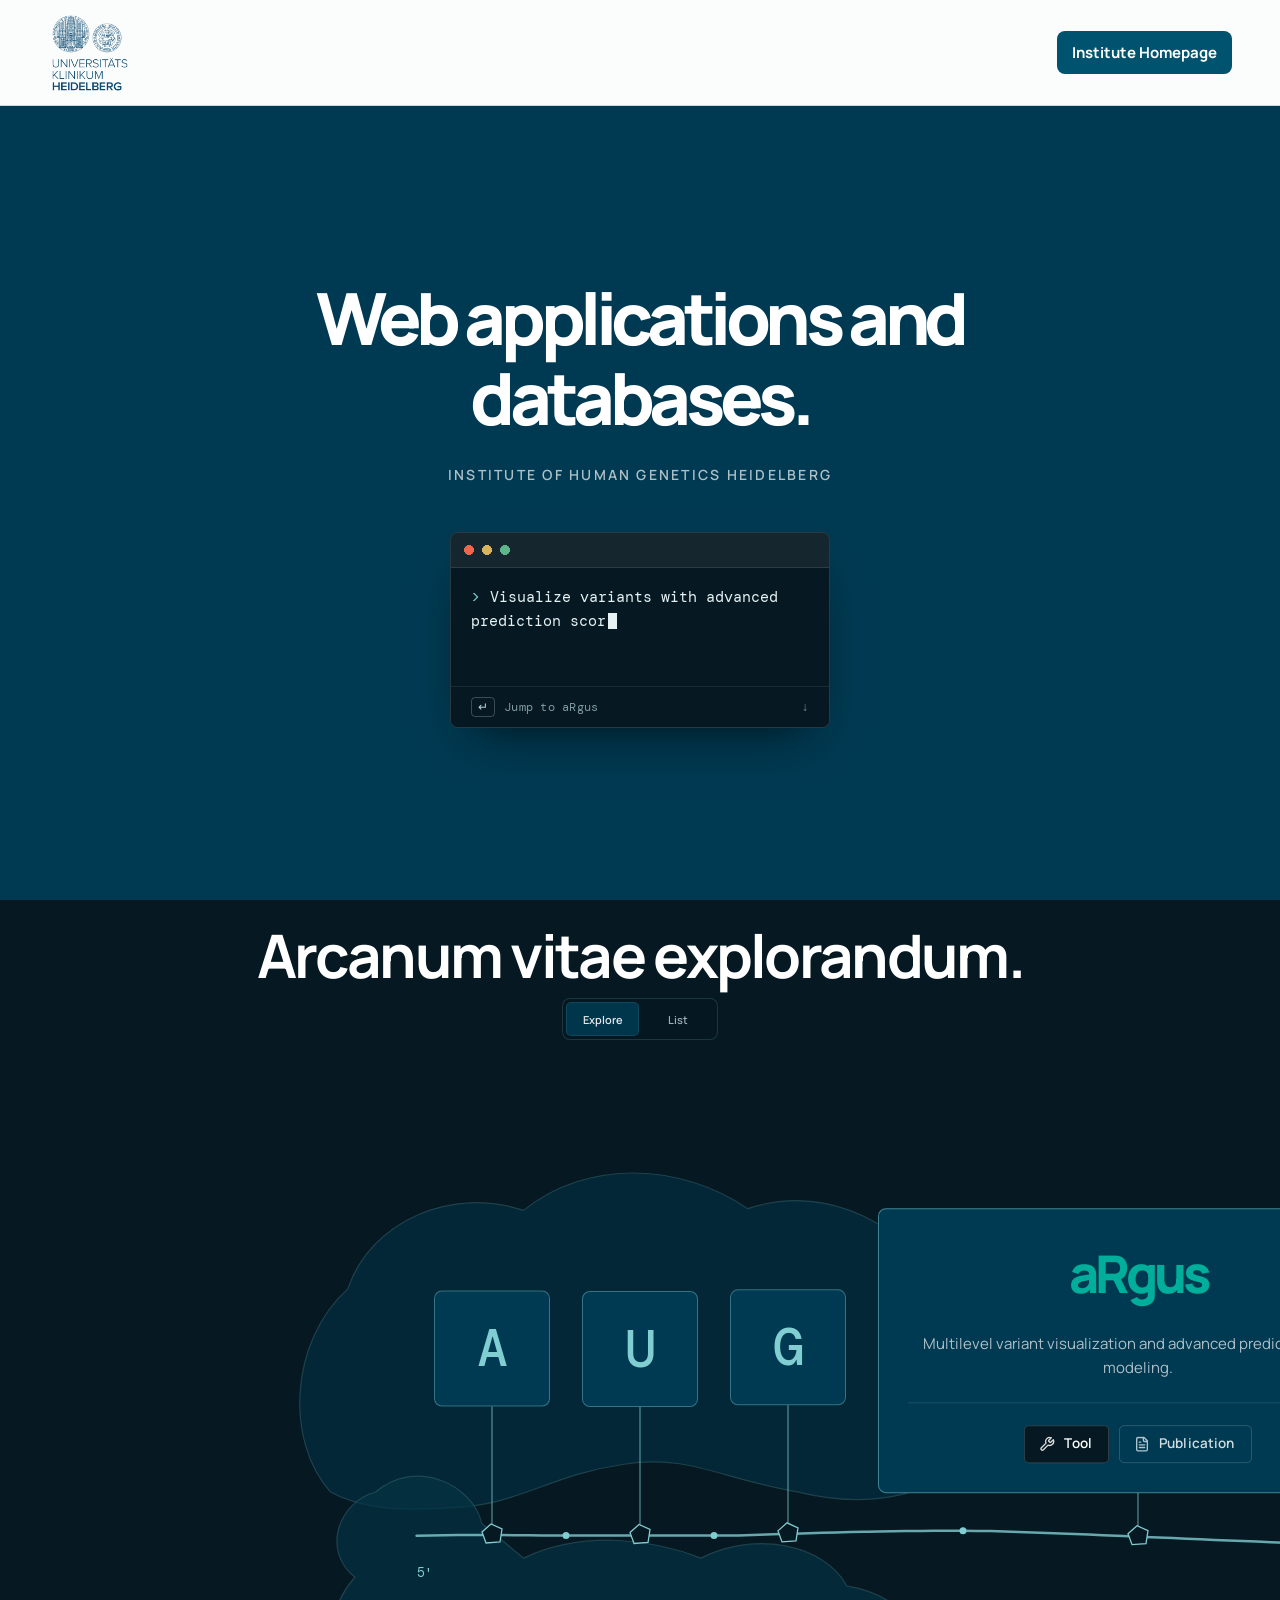
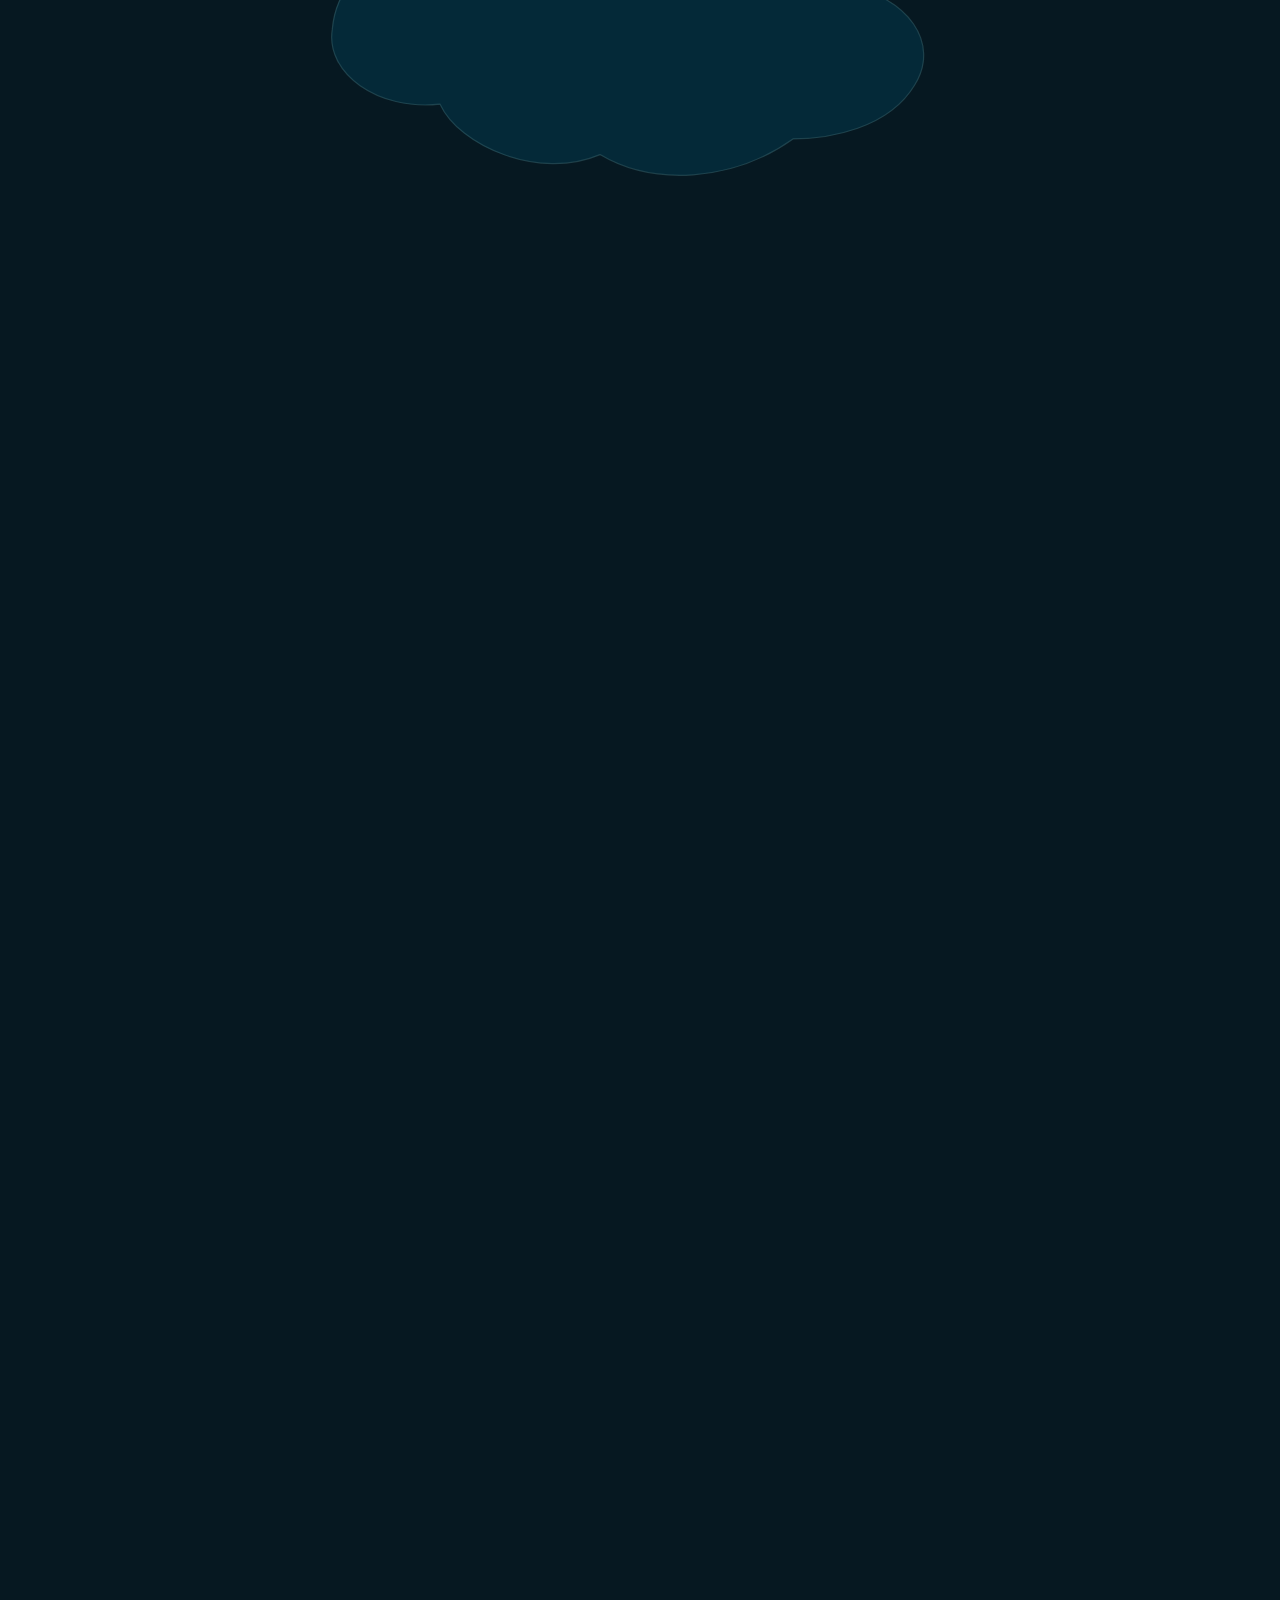
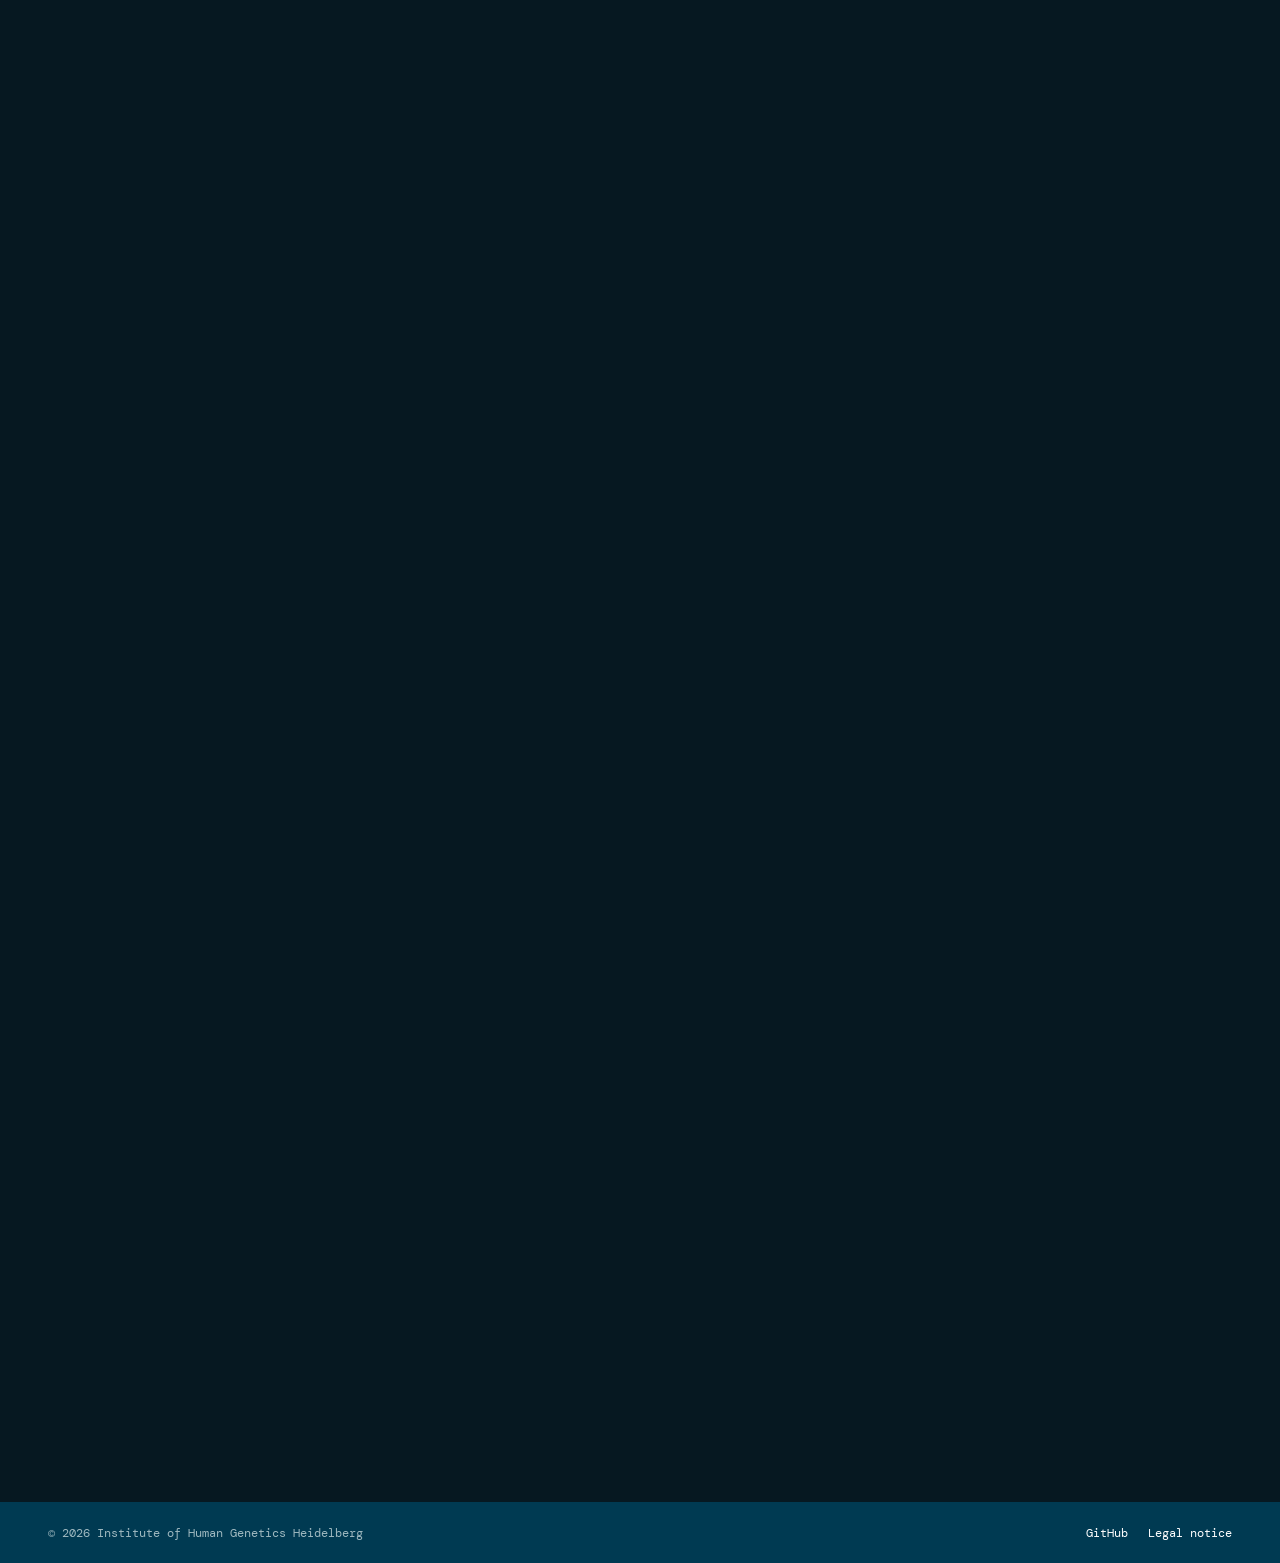
<file: index.html>
<!doctype html>
<html lang="en">
<head>
  <meta charset="UTF-8" /><meta name="viewport" content="width=device-width, initial-scale=1.0" />
  <meta name="description" content="Web tools and databases from the Institute of Human Genetics Heidelberg." />
  <title>Institute of Human Genetics Heidelberg | Digital Tools</title>
  <link rel="preconnect" href="https://fonts.googleapis.com" /><link rel="preconnect" href="https://fonts.gstatic.com" crossorigin />
  <link href="https://fonts.googleapis.com/css2?family=DM+Mono:wght@400;500&family=Manrope:wght@400;500;600;700;800&display=swap" rel="stylesheet" />
  <link rel="stylesheet" href="styles.css?v=20261103-02" />
  <link rel="stylesheet" href="overrides.css?v=20261103-02" />
  <link rel="stylesheet" href="horizontal.css?v=20261103-02" />
</head>
<body>
  <a class="skip-link" href="#tools">Skip to tools</a>
  <header class="site-header">
    <div class="hospital-logo" aria-label="Universitätsklinikum Heidelberg">
      <img src="assets/ukhd-logo.png" alt="Universitätsklinikum Heidelberg" />
    </div>
    <nav aria-label="Main navigation"><a class="nav-button" href="https://www.klinikum.uni-heidelberg.de/humangenetik/" target="_blank" rel="noopener noreferrer">Institute Homepage</a></nav>
  </header>
  <main id="top">
    <section class="hero" aria-labelledby="hero-title">
      <div class="hero-copy">
        <h1 id="hero-title">Web applications and databases.</h1>
        <p class="intro">Institute of Human Genetics Heidelberg</p>
        <p class="phrase-rotator"><a id="phrase-link" class="phrase-link" href="#tool-argus" aria-label="Explore our tools"><span class="prompt" aria-hidden="true">&gt;</span><span id="phrase-text"></span><span class="caret" aria-hidden="true"></span><span class="hint" aria-hidden="true"><kbd>&crarr;</kbd><span id="phrase-hint-text"></span><span class="hint-arrow">&darr;</span></span></a></p>
      </div>
    </section>
    <section class="tools-section horizontal-tools" data-view="rna" id="tools" aria-label="Web applications">
      <div class="horizontal-journey" id="tools-display" data-start-slot="0" data-stop-slot="13">
        <div class="horizontal-scene">
          <div class="section-heading">
            <h2>Arcanum vitae explorandum.</h2>
            <div class="horizontal-view-switch" role="group" aria-label="Tool layout" hidden>
              <button type="button" data-tool-view="rna" aria-pressed="true" aria-controls="tools-display">Explore</button>
              <button type="button" data-tool-view="panels" aria-pressed="false" aria-controls="tools-display">List</button>
            </div>
          </div>
          <div class="horizontal-stage">
            <svg class="horizontal-ribosome" aria-hidden="true"><g id="horizontal-ribosome-schematic"><path class="subunit-large" data-subunit="60S" d="M-178 -25 C-204 -54 -202 -111 -168 -142 C-155 -181 -108 -201 -67 -187 C-30 -217 24 -214 62 -188 C108 -204 158 -176 170 -141 C207 -122 212 -78 188 -48 C169 -20 128 -16 91 -25 C48 -32 28 -47 -9 -41 C-52 -35 -70 -17 -109 -16 C-137 -14 -160 -15 -178 -25 Z"/><path class="subunit-small" data-subunit="40S" d="M-164 24 C-183 9 -174 -19 -152 -25 C-129 -45 -96 -29 -91 -7 L-67 13 C-31 -4 10 3 35 13 C66 -3 106 5 119 29 C154 35 173 62 158 86 C143 111 109 117 88 117 C53 142 7 144 -23 126 C-58 141 -104 121 -115 97 C-151 101 -181 79 -177 54 C-176 42 -172 33 -164 24 Z"/></g></svg>
            <div class="horizontal-viewport" tabindex="0" aria-label="Web applications">
              <div class="horizontal-track">
                <svg class="horizontal-backbone" aria-hidden="true"><path class="horizontal-strand"></path><g class="horizontal-sugars"></g></svg>
                <div class="horizontal-unit horizontal-letter start-codon" data-slot="0"><span class="nucleotide-mark" aria-hidden="true">A</span></div>
                <div class="horizontal-unit horizontal-letter start-codon" data-slot="1"><span class="nucleotide-mark" aria-hidden="true">U</span></div>
                <div class="horizontal-unit horizontal-letter start-codon" data-slot="2"><span class="nucleotide-mark" aria-hidden="true">G</span></div>
                <div class="horizontal-unit horizontal-tool" data-slot="3" data-index="0"><article class="tool-card argus" id="tool-argus">
          <div class="tool-logo-wrap"><span class="argus-logo">aRgus</span></div>
          <p class="tool-description">Multilevel variant visualization and advanced prediction score modeling.</p>
          <div class="card-links"><a class="text-link" href="https://argus.urz.uni-heidelberg.de" target="_blank" rel="noopener noreferrer">Tool</a><a class="repo-link" href="https://pubmed.ncbi.nlm.nih.gov/36789265/" target="_blank" rel="noopener noreferrer">Publication</a></div>
        </article></div>
                <div class="horizontal-unit horizontal-letter" data-slot="4"><span class="nucleotide-mark" aria-hidden="true">G</span></div>
                <div class="horizontal-unit horizontal-letter" data-slot="5"><span class="nucleotide-mark" aria-hidden="true">C</span></div>
                <div class="horizontal-unit horizontal-tool" data-slot="6" data-index="1"><article class="tool-card mfap" id="tool-mfap">
          <div class="tool-logo-wrap"><img class="mfap-logo" src="assets/mfap-logo.svg" alt="MfAP logo" /></div>
          <p class="tool-description">Calculate and predict DNA- and protein-level consequences of variants in single-exon genes.</p>
          <div class="card-links"><a class="text-link" href="https://tim-schubert-mfap.share.connect.posit.cloud/" target="_blank" rel="noopener noreferrer">Tool</a><a class="repo-link" href="https://github.com/tim-schubert/mfap" target="_blank" rel="noopener noreferrer">GitHub</a></div>
        </article></div>
                <div class="horizontal-unit horizontal-letter" data-slot="7"><span class="nucleotide-mark" aria-hidden="true">A</span></div>
                <div class="horizontal-unit horizontal-letter" data-slot="8"><span class="nucleotide-mark" aria-hidden="true">U</span></div>
                <div class="horizontal-unit horizontal-tool" data-slot="9" data-index="2"><article class="tool-card mammoth" id="tool-mammoth">
          <div class="tool-logo-wrap"><img class="mammoth-logo" src="assets/mammoth-logo.png" alt="MAMMOTH icon" /><span class="mammoth-wordmark">MAMMOTH</span></div>
          <p class="tool-description">Multi-omics database for human stem cell-derived cortical neurons modeling Prader-Willi and Schaaf-Yang syndrome.</p>
          <div class="card-links"><a class="text-link" href="https://jannisbuecking-mamoth.share.connect.posit.cloud/" target="_blank" rel="noopener noreferrer">Tool</a><a class="repo-link" href="https://github.com/jannisbuecking/MAMMOTH" target="_blank" rel="noopener noreferrer">GitHub</a><a class="repo-link" href="https://doi.org/10.64898/2026.05.01.722223" target="_blank" rel="noopener noreferrer">Publication</a></div>
        </article></div>
                <div class="horizontal-unit horizontal-letter" data-slot="10"><span class="nucleotide-mark" aria-hidden="true">C</span></div>
                <div class="horizontal-unit horizontal-letter" data-slot="11"><span class="nucleotide-mark" aria-hidden="true">G</span></div>
                <div class="horizontal-unit horizontal-tool" data-slot="12" data-index="3"><article class="tool-card sys" id="tool-sys">
          <div class="tool-logo-wrap"><span class="sys-logo">SYS Severity Score Calculator</span></div>
          <p class="tool-description">Clinical severity score calculator for Schaaf-Yang syndrome, based on developmental milestones and phenotype.</p>
          <div class="card-links"><a class="text-link" href="https://w3id.org/schaaflab/sys-severity-calculator" target="_blank" rel="noopener noreferrer">Tool</a></div>
        </article></div>
                <div class="horizontal-unit horizontal-letter stop-codon" data-slot="13"><span class="nucleotide-mark" aria-hidden="true">U</span></div>
                <div class="horizontal-unit horizontal-letter stop-codon" data-slot="14"><span class="nucleotide-mark" aria-hidden="true">A</span></div>
                <div class="horizontal-unit horizontal-letter stop-codon" data-slot="15"><span class="nucleotide-mark" aria-hidden="true">A</span></div>
              </div>
              <span class="horizontal-prime horizontal-start" aria-hidden="true">5′</span>
              <span class="horizontal-prime horizontal-end" aria-hidden="true">3′</span>
            </div>
          </div>
        </div>
      </div>
    </section>
  </main>
  <footer><span>© <span id="year"></span> Institute of Human Genetics Heidelberg</span><span class="footer-links"><a href="https://github.com/jannisbuecking/human-genetics-heidelberg-tools" target="_blank" rel="noopener noreferrer">GitHub</a><a href="impressum.html">Legal notice</a></span></footer>
  <script src="script.js?v=20261103-02"></script>
  <script src="horizontal.js?v=20261103-02"></script>
</body>
</html>
</file>
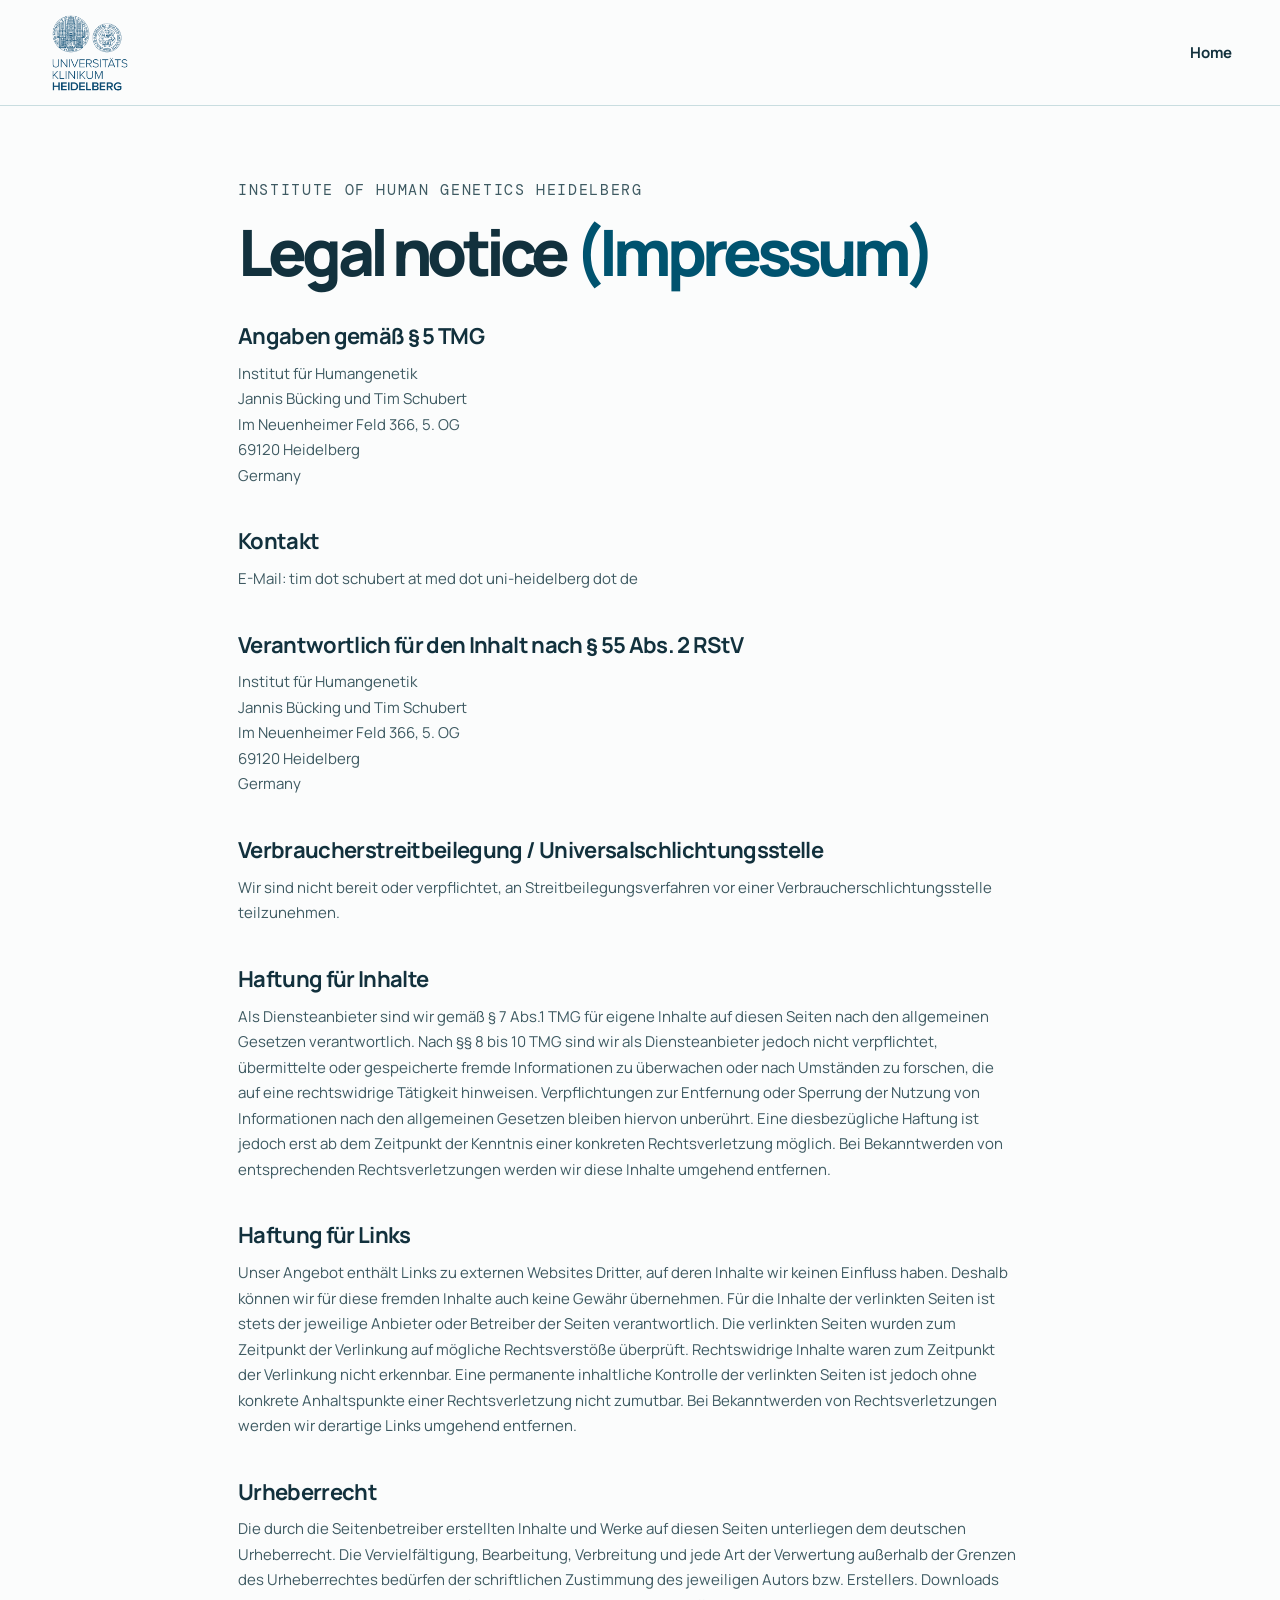
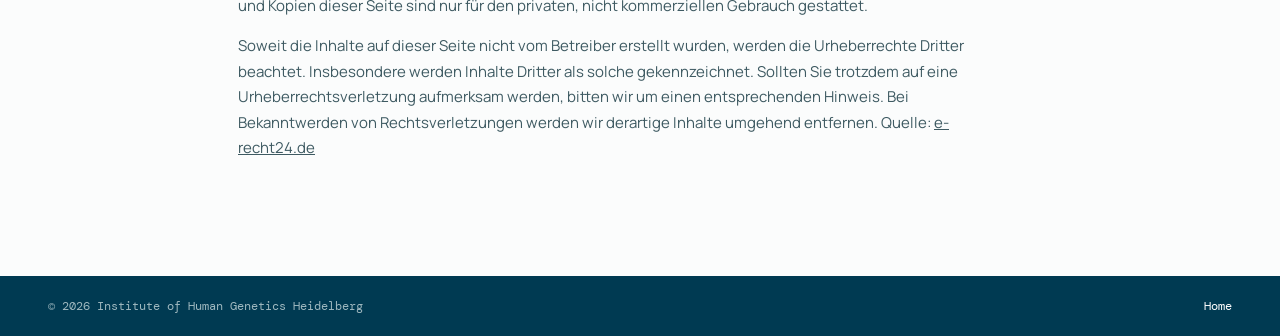
<file: impressum.html>
<!doctype html>
<html lang="de">
<head>
  <meta charset="UTF-8" /><meta name="viewport" content="width=device-width, initial-scale=1.0" />
  <meta name="description" content="Legal notice for the Institute of Human Genetics Heidelberg tools portal." />
  <title>Legal notice | Institute of Human Genetics Heidelberg</title>
  <link rel="preconnect" href="https://fonts.googleapis.com" /><link rel="preconnect" href="https://fonts.gstatic.com" crossorigin />
  <link href="https://fonts.googleapis.com/css2?family=DM+Mono:wght@400;500&family=Manrope:wght@400;500;600;700;800&display=swap" rel="stylesheet" />
  <link rel="stylesheet" href="styles.css" /><link rel="stylesheet" href="overrides.css" />
</head>
<body>
  <header class="site-header"><a class="hospital-logo" href="index.html" aria-label="Back to home"><img src="assets/ukhd-logo.png" alt="Universitätsklinikum Heidelberg" /></a><nav aria-label="Main navigation"><a href="index.html">Home</a></nav></header>
  <main class="legal-page">
    <p class="eyebrow">Institute of Human Genetics Heidelberg</p>
    <h1>Legal notice <em>(Impressum)</em></h1>
    <h2>Angaben gemäß § 5 TMG</h2>
    <p class="legal-address">Institut für Humangenetik
Jannis Bücking und Tim Schubert
Im Neuenheimer Feld 366, 5. OG
69120 Heidelberg
Germany</p>
    <h2>Kontakt</h2>
    <p>E-Mail: tim dot schubert at med dot uni-heidelberg dot de</p>
    <h2>Verantwortlich für den Inhalt nach § 55 Abs. 2 RStV</h2>
    <p class="legal-address">Institut für Humangenetik
Jannis Bücking und Tim Schubert
Im Neuenheimer Feld 366, 5. OG
69120 Heidelberg
Germany</p>
    <h2>Verbraucherstreitbeilegung / Universalschlichtungsstelle</h2>
    <p>Wir sind nicht bereit oder verpflichtet, an Streitbeilegungsverfahren vor einer Verbraucherschlichtungsstelle teilzunehmen.</p>
    <h2>Haftung für Inhalte</h2>
    <p>Als Diensteanbieter sind wir gemäß § 7 Abs.1 TMG für eigene Inhalte auf diesen Seiten nach den allgemeinen Gesetzen verantwortlich. Nach §§ 8 bis 10 TMG sind wir als Diensteanbieter jedoch nicht verpflichtet, übermittelte oder gespeicherte fremde Informationen zu überwachen oder nach Umständen zu forschen, die auf eine rechtswidrige Tätigkeit hinweisen. Verpflichtungen zur Entfernung oder Sperrung der Nutzung von Informationen nach den allgemeinen Gesetzen bleiben hiervon unberührt. Eine diesbezügliche Haftung ist jedoch erst ab dem Zeitpunkt der Kenntnis einer konkreten Rechtsverletzung möglich. Bei Bekanntwerden von entsprechenden Rechtsverletzungen werden wir diese Inhalte umgehend entfernen.</p>
    <h2>Haftung für Links</h2>
    <p>Unser Angebot enthält Links zu externen Websites Dritter, auf deren Inhalte wir keinen Einfluss haben. Deshalb können wir für diese fremden Inhalte auch keine Gewähr übernehmen. Für die Inhalte der verlinkten Seiten ist stets der jeweilige Anbieter oder Betreiber der Seiten verantwortlich. Die verlinkten Seiten wurden zum Zeitpunkt der Verlinkung auf mögliche Rechtsverstöße überprüft. Rechtswidrige Inhalte waren zum Zeitpunkt der Verlinkung nicht erkennbar. Eine permanente inhaltliche Kontrolle der verlinkten Seiten ist jedoch ohne konkrete Anhaltspunkte einer Rechtsverletzung nicht zumutbar. Bei Bekanntwerden von Rechtsverletzungen werden wir derartige Links umgehend entfernen.</p>
    <h2>Urheberrecht</h2>
    <p>Die durch die Seitenbetreiber erstellten Inhalte und Werke auf diesen Seiten unterliegen dem deutschen Urheberrecht. Die Vervielfältigung, Bearbeitung, Verbreitung und jede Art der Verwertung außerhalb der Grenzen des Urheberrechtes bedürfen der schriftlichen Zustimmung des jeweiligen Autors bzw. Erstellers. Downloads und Kopien dieser Seite sind nur für den privaten, nicht kommerziellen Gebrauch gestattet.</p>
    <p>Soweit die Inhalte auf dieser Seite nicht vom Betreiber erstellt wurden, werden die Urheberrechte Dritter beachtet. Insbesondere werden Inhalte Dritter als solche gekennzeichnet. Sollten Sie trotzdem auf eine Urheberrechtsverletzung aufmerksam werden, bitten wir um einen entsprechenden Hinweis. Bei Bekanntwerden von Rechtsverletzungen werden wir derartige Inhalte umgehend entfernen. Quelle: <a href="http://e-recht24.de" target="_blank" rel="noopener noreferrer">e-recht24.de</a></p>
  </main>
  <footer><span>© 2026 Institute of Human Genetics Heidelberg</span><a href="index.html">Home</a></footer>
</body>
</html>
</file>
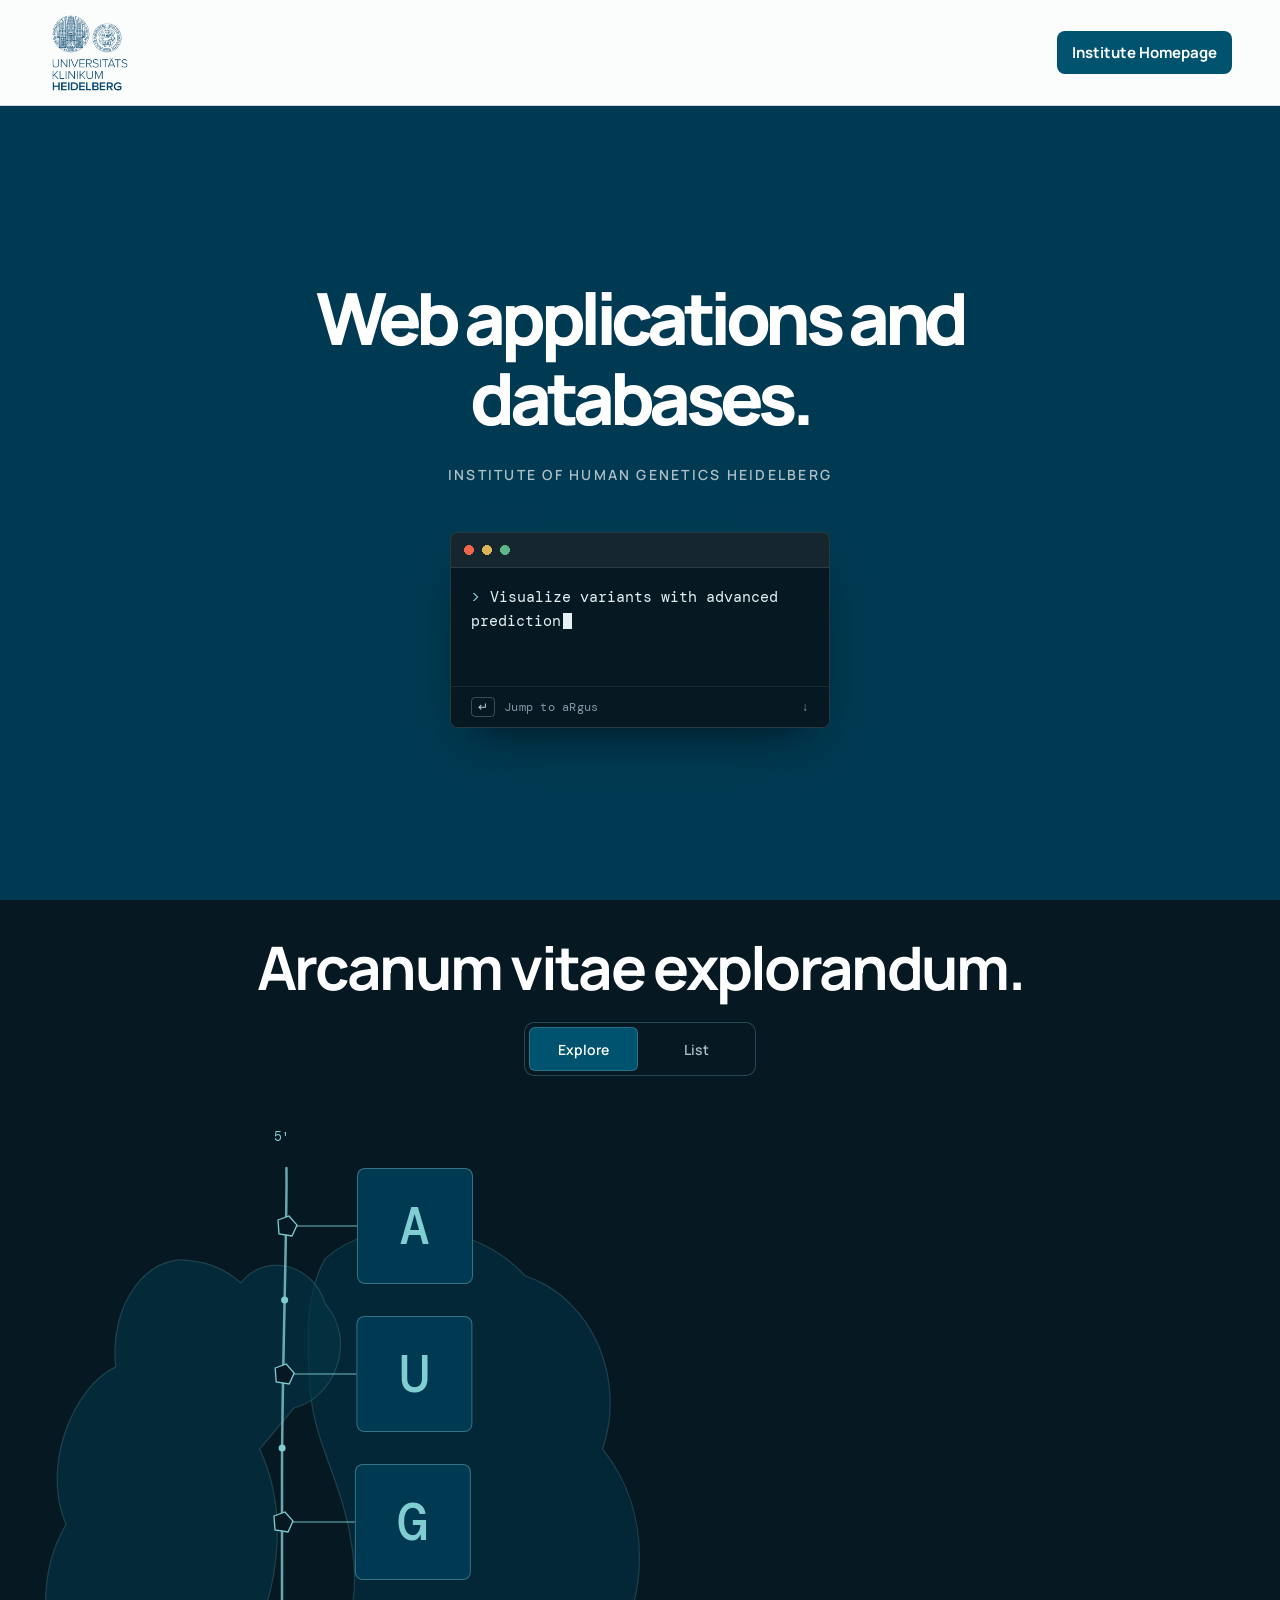
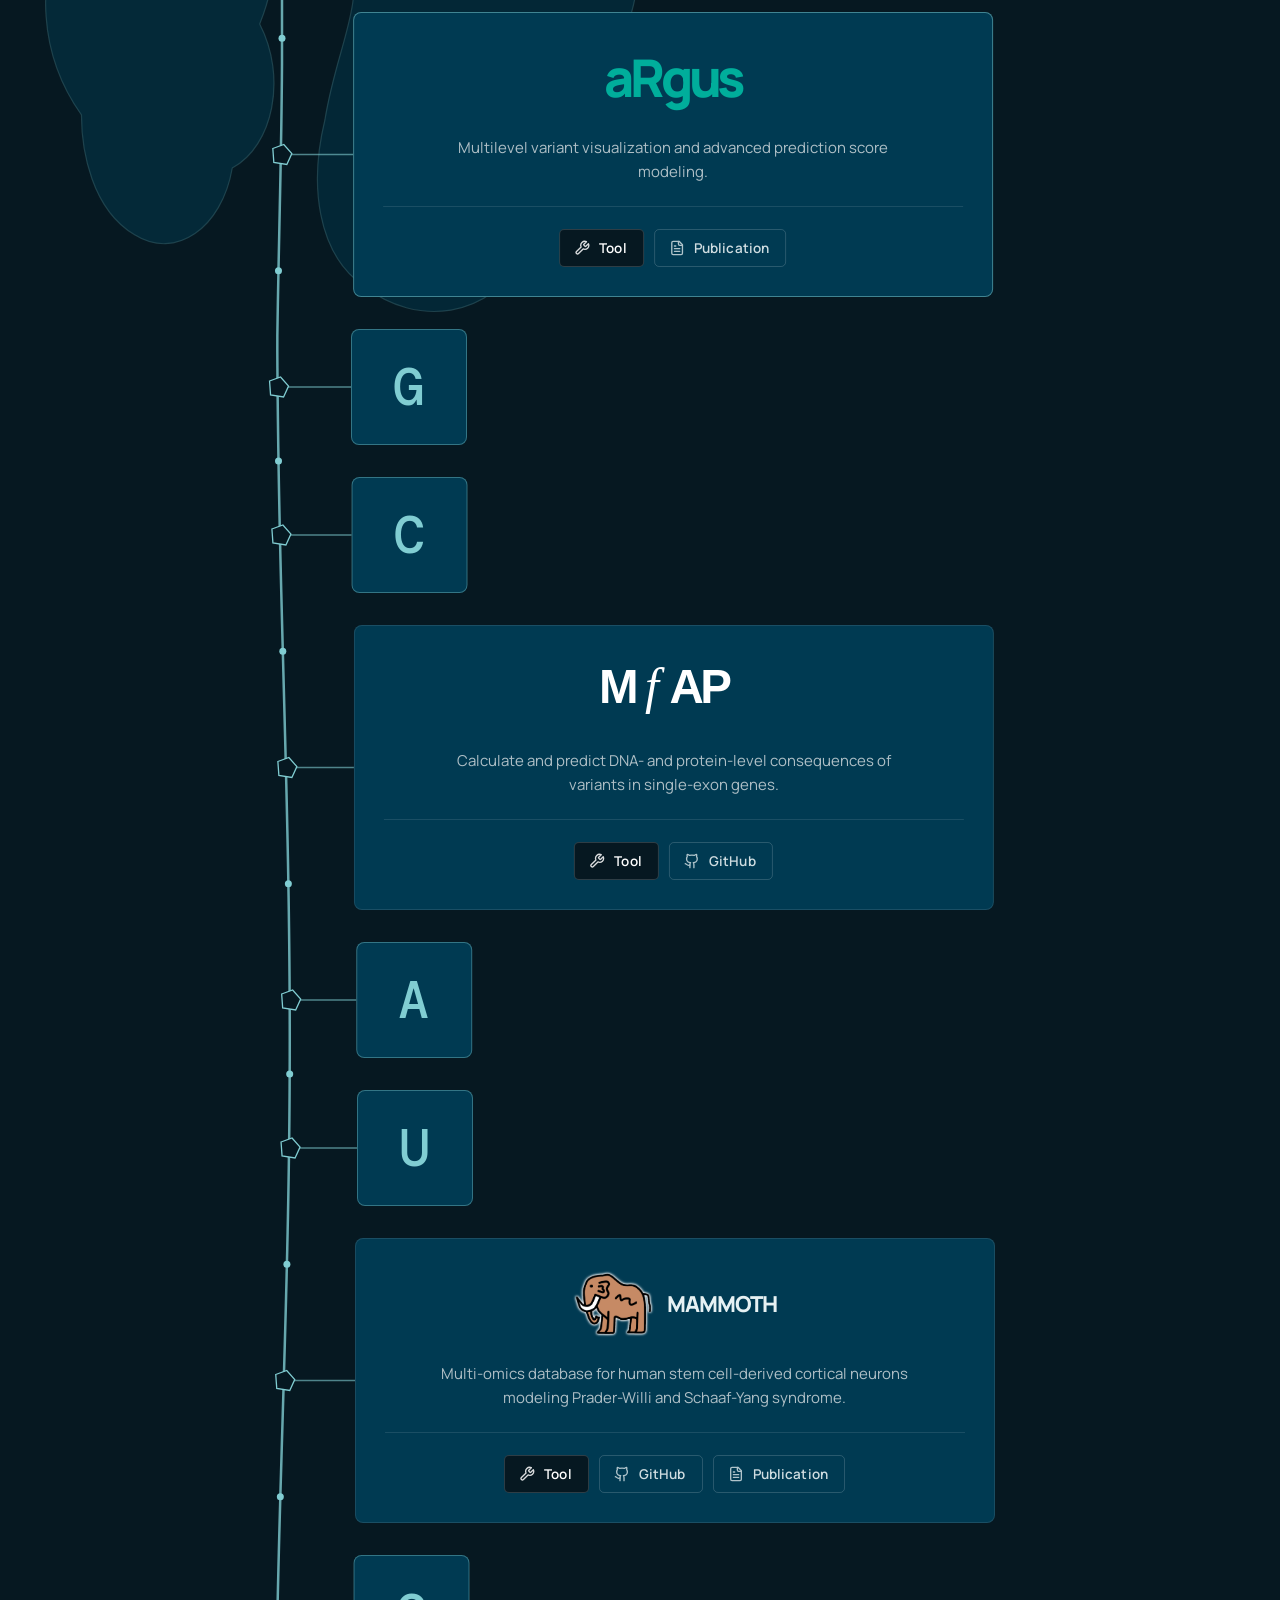
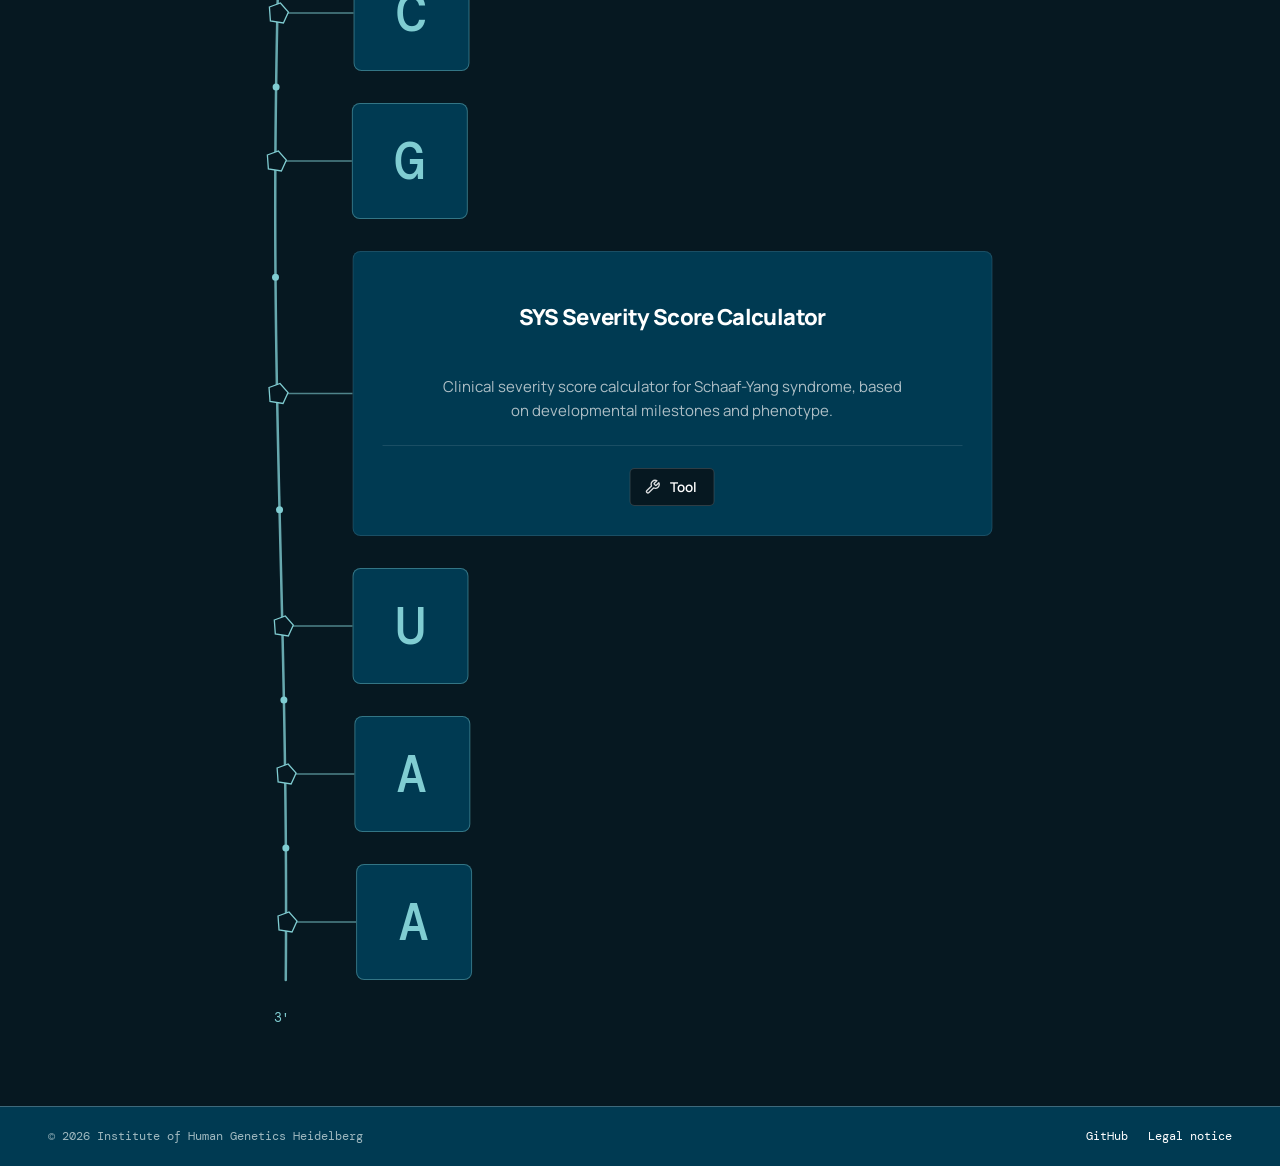
<file: vertical.html>
<!doctype html>
<html lang="en">
<head>
  <meta charset="UTF-8" /><meta name="viewport" content="width=device-width, initial-scale=1.0" />
  <meta name="description" content="Web tools and databases from the Institute of Human Genetics Heidelberg." />
  <title>Institute of Human Genetics Heidelberg | Digital Tools</title>
  <link rel="preconnect" href="https://fonts.googleapis.com" /><link rel="preconnect" href="https://fonts.gstatic.com" crossorigin />
  <link href="https://fonts.googleapis.com/css2?family=DM+Mono:wght@400;500&family=Manrope:wght@400;500;600;700;800&display=swap" rel="stylesheet" />
  <link rel="stylesheet" href="styles.css?v=20261103-02" />
  <link rel="stylesheet" href="overrides.css?v=20261103-02" />
  <link rel="stylesheet" href="vertical.css?v=20261103-02" />
</head>
<body>
  <a class="skip-link" href="#tools">Skip to tools</a>
  <header class="site-header">
    <div class="hospital-logo" aria-label="Universitätsklinikum Heidelberg">
      <img src="assets/ukhd-logo.png" alt="Universitätsklinikum Heidelberg" />
    </div>
    <nav aria-label="Main navigation"><a class="nav-button" href="https://www.klinikum.uni-heidelberg.de/humangenetik/" target="_blank" rel="noopener noreferrer">Institute Homepage</a></nav>
  </header>
  <main id="top">
    <section class="hero" aria-labelledby="hero-title">
      <div class="hero-copy">
        <h1 id="hero-title">Web applications and databases.</h1>
        <p class="intro">Institute of Human Genetics Heidelberg</p>
        <p class="phrase-rotator"><a id="phrase-link" class="phrase-link" href="#tool-argus" aria-label="Explore our tools"><span class="prompt" aria-hidden="true">&gt;</span><span id="phrase-text"></span><span class="caret" aria-hidden="true"></span><span class="hint" aria-hidden="true"><kbd>&crarr;</kbd><span id="phrase-hint-text"></span><span class="hint-arrow">&darr;</span></span></a></p>
      </div>
    </section>
    <section class="tools-section vertical-tools" data-view="rna" id="tools" aria-label="Web applications">
      <div class="vertical-layout">
        <div class="vertical-content">
          <div class="section-heading">
            <h2>Arcanum vitae explorandum.</h2>
          </div>
          <div class="tool-view-switch" role="group" aria-label="Tool layout" hidden>
            <button type="button" data-tool-view="rna" aria-pressed="true" aria-controls="tools-display">Explore</button>
            <button type="button" data-tool-view="panels" aria-pressed="false" aria-controls="tools-display">List</button>
          </div>
          <div class="vertical-landscape" id="tools-display">
            <div class="vertical-ribosome-stage" aria-hidden="true"><svg class="vertical-ribosome" aria-hidden="true"><g id="vertical-ribosome-schematic"><path class="subunit-large" data-subunit="60S" d="M-178 -25 C-204 -54 -202 -111 -168 -142 C-155 -181 -108 -201 -67 -187 C-30 -217 24 -214 62 -188 C108 -204 158 -176 170 -141 C207 -122 212 -78 188 -48 C169 -20 128 -16 91 -25 C48 -32 28 -47 -9 -41 C-52 -35 -70 -17 -109 -16 C-137 -14 -160 -15 -178 -25 Z"/><path class="subunit-small" data-subunit="40S" d="M-164 24 C-183 9 -174 -19 -152 -25 C-129 -45 -96 -29 -91 -7 L-67 13 C-31 -4 10 3 35 13 C66 -3 106 5 119 29 C154 35 173 62 158 86 C143 111 109 117 88 117 C53 142 7 144 -23 126 C-58 141 -104 121 -115 97 C-151 101 -181 79 -177 54 C-176 42 -172 33 -164 24 Z"/></g></svg></div>
            <div class="vertical-sequence">
              <div class="vertical-track">
                <span class="vertical-axis" aria-hidden="true"></span>
                <svg class="vertical-backbone" aria-hidden="true"><path class="vertical-strand"></path><g class="vertical-sugars"></g></svg>
                <div class="vertical-unit vertical-letter start-codon" data-slot="0"><span class="nucleotide-mark" aria-hidden="true">A</span></div>
                <div class="vertical-unit vertical-letter start-codon" data-slot="1"><span class="nucleotide-mark" aria-hidden="true">U</span></div>
                <div class="vertical-unit vertical-letter start-codon" data-slot="2"><span class="nucleotide-mark" aria-hidden="true">G</span></div>
                <div class="vertical-unit vertical-tool" data-slot="3" data-index="0"><article class="tool-card argus" id="tool-argus">
          <div class="tool-logo-wrap"><span class="argus-logo">aRgus</span></div>
          <p class="tool-description">Multilevel variant visualization and advanced prediction score modeling.</p>
          <div class="card-links"><a class="text-link" href="https://argus.urz.uni-heidelberg.de" target="_blank" rel="noopener noreferrer">Tool</a><a class="repo-link" href="https://pubmed.ncbi.nlm.nih.gov/36789265/" target="_blank" rel="noopener noreferrer">Publication</a></div>
        </article></div>
                <div class="vertical-unit vertical-letter" data-slot="4"><span class="nucleotide-mark" aria-hidden="true">G</span></div>
                <div class="vertical-unit vertical-letter" data-slot="5"><span class="nucleotide-mark" aria-hidden="true">C</span></div>
                <div class="vertical-unit vertical-tool" data-slot="6" data-index="1"><article class="tool-card mfap" id="tool-mfap">
          <div class="tool-logo-wrap"><img class="mfap-logo" src="assets/mfap-logo.svg" alt="MfAP logo" /></div>
          <p class="tool-description">Calculate and predict DNA- and protein-level consequences of variants in single-exon genes.</p>
          <div class="card-links"><a class="text-link" href="https://tim-schubert-mfap.share.connect.posit.cloud/" target="_blank" rel="noopener noreferrer">Tool</a><a class="repo-link" href="https://github.com/tim-schubert/mfap" target="_blank" rel="noopener noreferrer">GitHub</a></div>
        </article></div>
                <div class="vertical-unit vertical-letter" data-slot="7"><span class="nucleotide-mark" aria-hidden="true">A</span></div>
                <div class="vertical-unit vertical-letter" data-slot="8"><span class="nucleotide-mark" aria-hidden="true">U</span></div>
                <div class="vertical-unit vertical-tool" data-slot="9" data-index="2"><article class="tool-card mammoth" id="tool-mammoth">
          <div class="tool-logo-wrap"><img class="mammoth-logo" src="assets/mammoth-logo.png" alt="MAMMOTH icon" /><span class="mammoth-wordmark">MAMMOTH</span></div>
          <p class="tool-description">Multi-omics database for human stem cell-derived cortical neurons modeling Prader-Willi and Schaaf-Yang syndrome.</p>
          <div class="card-links"><a class="text-link" href="https://jannisbuecking-mamoth.share.connect.posit.cloud/" target="_blank" rel="noopener noreferrer">Tool</a><a class="repo-link" href="https://github.com/jannisbuecking/MAMMOTH" target="_blank" rel="noopener noreferrer">GitHub</a><a class="repo-link" href="https://doi.org/10.64898/2026.05.01.722223" target="_blank" rel="noopener noreferrer">Publication</a></div>
        </article></div>
                <div class="vertical-unit vertical-letter" data-slot="10"><span class="nucleotide-mark" aria-hidden="true">C</span></div>
                <div class="vertical-unit vertical-letter" data-slot="11"><span class="nucleotide-mark" aria-hidden="true">G</span></div>
                <div class="vertical-unit vertical-tool" data-slot="12" data-index="3"><article class="tool-card sys" id="tool-sys">
          <div class="tool-logo-wrap"><span class="sys-logo">SYS Severity Score Calculator</span></div>
          <p class="tool-description">Clinical severity score calculator for Schaaf-Yang syndrome, based on developmental milestones and phenotype.</p>
          <div class="card-links"><a class="text-link" href="https://w3id.org/schaaflab/sys-severity-calculator" target="_blank" rel="noopener noreferrer">Tool</a></div>
        </article></div>
                <div class="vertical-unit vertical-letter stop-codon" data-slot="13"><span class="nucleotide-mark" aria-hidden="true">U</span></div>
                <div class="vertical-unit vertical-letter stop-codon" data-slot="14"><span class="nucleotide-mark" aria-hidden="true">A</span></div>
                <div class="vertical-unit vertical-letter stop-codon" data-slot="15"><span class="nucleotide-mark" aria-hidden="true">A</span></div>
              </div>
              <span class="vertical-prime vertical-start" aria-hidden="true">5′</span>
              <span class="vertical-prime vertical-end" aria-hidden="true">3′</span>
            </div>
          </div>
        </div>
      </div>
    </section>
  </main>
  <footer><span>© <span id="year"></span> Institute of Human Genetics Heidelberg</span><span class="footer-links"><a href="https://github.com/jannisbuecking/human-genetics-heidelberg-tools" target="_blank" rel="noopener noreferrer">GitHub</a><a href="impressum.html">Legal notice</a></span></footer>
  <script src="script.js?v=20261103-02"></script>
  <script src="vertical.js?v=20261103-02"></script>
</body>
</html>
</file>
<file: styles.css>
:root{--blue:#00536f;--blue-dark:#003a52;--aqua:#80cdd2;--mist:#e9f3f3;--paper:#fbfcfc;--ink:#12313d;--coral:#ee674d;--line:#c9dde0}*{box-sizing:border-box}html{scroll-behavior:smooth}body{margin:0;background:var(--paper);color:var(--ink);font-family:Manrope,Arial,sans-serif}a{color:inherit}.skip-link{position:absolute;left:-999px}.skip-link:focus{left:1rem;top:1rem;z-index:3;background:#fff;padding:.75rem}.site-header{height:106px;display:flex;align-items:center;justify-content:space-between;max-width:1320px;padding:10px 48px;margin:auto;border-bottom:1px solid var(--line)}.hospital-logo img{display:block;width:132px;max-height:84px;object-fit:contain;object-position:left center}nav{display:flex;align-items:center;gap:29px;font-size:13px;font-weight:700}nav a{text-decoration:none}.nav-button{background:var(--blue);color:#fff;padding:11px 15px;border-radius:2px}.eyebrow{margin:0 0 16px;font-family:"DM Mono",monospace;font-size:11px;letter-spacing:.11em;text-transform:uppercase;color:var(--blue)}h1,h2,p{margin-top:0}h1{margin-bottom:24px;max-width:740px;font-size:clamp(50px,6vw,86px);line-height:.99;letter-spacing:-.075em;font-weight:800}h1 em{color:var(--blue);font-style:normal}.intro{max-width:490px;color:#4e6870;font-size:17px;line-height:1.65}.tools-section{padding:90px max(48px,calc((100vw - 1224px)/2));background:var(--blue-dark);color:#fff}.section-heading{max-width:640px;margin-bottom:42px}.section-heading .eyebrow{color:var(--aqua)}h2{margin-bottom:13px;font-size:clamp(32px,4vw,54px);line-height:1.04;letter-spacing:-.06em}.tool-grid{display:grid;grid-template-columns:repeat(2,1fr);gap:18px}.tool-card{min-height:400px;display:flex;flex-direction:column;padding:25px;color:var(--ink)}.card-links{display:flex;align-items:center;justify-content:space-between}.tool-logo-wrap{min-height:150px;display:flex;align-items:center;margin:18px 0}.mammoth-logo{width:230px;max-height:145px;object-fit:contain;object-position:left center;mix-blend-mode:multiply}.mfap-logo{width:250px;height:auto}.tool-description{max-width:435px;margin-bottom:22px;color:#3e5a62;font-size:14px;line-height:1.55}.card-links{margin-top:auto}.text-link{font-size:14px;font-weight:800;text-decoration:none}.repo-link{text-decoration:none;border-bottom:1px solid currentColor;padding-bottom:2px}footer{display:flex;justify-content:space-between;gap:22px;max-width:1320px;margin:auto;padding:22px 48px;border-top:1px solid var(--line);color:#527077;font:11px "DM Mono",monospace}footer a{text-decoration:none}@media(max-width:700px){.site-header{height:82px;padding:7px 20px}.hospital-logo img{width:99px;max-height:68px}nav a:not(.nav-button){display:none}.nav-button{padding:9px 10px;font-size:11px}.tools-section{padding:65px 20px}.tool-grid{grid-template-columns:1fr}.tool-card{min-height:370px}footer{display:block;padding:18px 20px}footer a{display:block;margin-top:8px}}
</file>
<file: overrides.css>
.hero {
  max-width: none; margin: 0;
  display: block; position: relative; overflow: hidden; padding: 0;
  min-height: calc(100vh - 106px); min-height: calc(100svh - 106px);
  color: #fff;
  background: var(--blue-dark);
}
.hero-copy { position: relative; z-index: 1; max-width: 860px; margin: 0 auto; padding: 120px 48px; min-height: calc(100vh - 106px); min-height: calc(100svh - 106px); display: flex; flex-direction: column; align-items: center; justify-content: center; text-align: center; }
.hero h1 { color: #fff; font-size: clamp(42px, 6vw, 72px); line-height: 1.12; }
.hero .intro { color: #aebfc6; text-transform: uppercase; letter-spacing: .16em; font-size: 14px; font-weight: 600; }
.phrase-rotator { margin: 32px 0 0; width: 100%; display: flex; justify-content: center; }
.phrase-link {
  position: relative; display: block; box-sizing: border-box; overflow: hidden;
  width: min(100%, 380px); height: 196px; padding: 52px 20px 18px; text-decoration: none; text-align: left;
  font: 400 15px/24px "DM Mono", monospace; color: #e6f1f3;
  background: #061821; border: 1px solid rgba(255, 255, 255, .14); border-radius: 8px;
  box-shadow: 0 24px 48px -24px rgba(0, 0, 0, .7);
  transition: border-color 200ms ease;
}
.phrase-link:hover { border-color: rgba(255, 255, 255, .4); }
.phrase-link::before {
  content: ''; position: absolute; top: 0; left: 0; right: 0; height: 34px;
  background:
    radial-gradient(circle 5px at 18px 17px, #ee674d 98%, transparent),
    radial-gradient(circle 5px at 36px 17px, #d9b45a 98%, transparent),
    radial-gradient(circle 5px at 54px 17px, #5fb58a 98%, transparent),
    rgba(255, 255, 255, .06);
  border-bottom: 1px solid rgba(255, 255, 255, .1);
}
.phrase-link .hint {
  position: absolute; left: 0; right: 0; bottom: 0; display: flex; align-items: center; gap: 9px;
  padding: 10px 20px; border-top: 1px solid rgba(255, 255, 255, .08); background: #061821;
  font: 400 12px/1 "DM Mono", monospace; color: #7f9aa3; letter-spacing: .02em; transition: color 200ms ease;
}
.phrase-link .hint kbd { font: inherit; padding: 3px 6px; border: 1px solid rgba(255, 255, 255, .22); border-radius: 4px; color: #b9d3d8; }
.phrase-link .hint-arrow { margin-left: auto; transition: transform 200ms ease; }
.phrase-link:hover .hint, .phrase-link:focus-visible .hint { color: var(--aqua); }
.phrase-link:hover .hint-arrow { transform: translateY(3px); }
.phrase-link:focus-visible { outline: 2px solid var(--aqua); outline-offset: 3px; }
.phrase-link .prompt { color: var(--aqua); margin-right: 10px; }
.phrase-link .caret { display: inline-block; width: .6em; height: 1.05em; margin-left: 2px; vertical-align: -.18em; background: #e6f1f3; animation: caret-blink 1s step-end infinite; }
@keyframes caret-blink { 0%, 49% { opacity: 1; } 50%, 100% { opacity: 0; } }

.tools-section { background: #061821; color: #fff; }
.tools-section .section-heading { margin-bottom: 40px; }
.tools-section h2 { color: #fff; font-size: clamp(34px, 4.8vw, 60px); letter-spacing: -.045em; max-width: none; }
.tool-grid { display: grid; grid-template-columns: repeat(2, minmax(0, 1fr)); gap: 22px; }
.tool-card {
  display: flex; flex-direction: column; gap: 22px; min-height: 0;
  padding: 30px; text-align: left;
  background: var(--blue-dark); border: 1px solid rgba(255, 255, 255, .1); border-radius: 10px;
  transition: border-color 200ms ease, box-shadow 200ms ease;
}
.tool-card:hover { border-color: rgba(255, 255, 255, .3); box-shadow: 0 14px 32px -20px rgba(0, 0, 0, .8); }
.tool-card.reveal-ready {
  opacity: 0;
  transform: translateY(32px);
  transition: opacity 700ms cubic-bezier(.22, 1, .36, 1), transform 700ms cubic-bezier(.22, 1, .36, 1), border-color 200ms ease, box-shadow 200ms ease;
  transition-delay: calc(var(--reveal-order, 0) * 100ms);
  will-change: opacity, transform;
}
.tool-card.reveal-ready.is-visible { opacity: 1; transform: none; }
.tool-card.is-highlighted { border-color: rgba(255, 255, 255, .6); box-shadow: 0 0 0 3px rgba(255, 255, 255, .18); transition-delay: 0s; }
.tool-card .tool-logo-wrap { min-height: 0; height: 72px; margin: 0; padding: 0; justify-content: flex-start; align-items: center; background: none; }
.tool-card .tool-description { flex: 1; margin: 0; max-width: 52ch; font-size: 16px; line-height: 1.55; color: #aebfc6; }
.tool-card .card-links { margin: 0; padding-top: 22px; border-top: 1px solid rgba(255, 255, 255, .1); flex-wrap: wrap; justify-content: flex-start; gap: 10px; }
.nav-button { align-items: center; border-radius: 8px; display: inline-flex; justify-content: center; text-align: center; }
.argus-logo { color: #00ae9b; font-size: 52px; font-weight: 800; letter-spacing: -.08em; line-height: 1; }
.mfap-logo { width: 150px; height: auto; filter: invert(1); }
.mammoth .tool-logo-wrap { flex-direction: row; gap: 12px; }
.mammoth-logo { width: auto; height: 64px; max-height: none; mix-blend-mode: normal; filter: drop-shadow(0 0 1px #fff) drop-shadow(0 0 1px #fff); }
.mammoth-wordmark { color: #e6f1f3; font-size: 22px; font-weight: 800; letter-spacing: -.05em; }
.sys-logo { max-width: 200px; color: #fff; font-size: 22px; font-weight: 800; line-height: 1.15; letter-spacing: -.03em; }

.card-links .text-link, .card-links .repo-link {
  display: inline-flex; align-items: center; gap: 9px; padding: 10px 16px 10px 14px; border-radius: 5px;
  font: 600 13.5px/1 Manrope, Arial, sans-serif; letter-spacing: .01em; text-transform: none; text-decoration: none; white-space: nowrap;
  transition: background 160ms ease, border-color 160ms ease, color 160ms ease;
}
.card-links .text-link::before, .card-links .repo-link::before {
  content: ''; width: 16px; height: 16px; background: currentColor; opacity: .85;
  -webkit-mask: var(--icon) center / contain no-repeat; mask: var(--icon) center / contain no-repeat;
}
.card-links .text-link { --icon: url("data:image/svg+xml,%3Csvg xmlns='http://www.w3.org/2000/svg' viewBox='0 0 24 24' fill='none' stroke='black' stroke-width='2' stroke-linecap='round' stroke-linejoin='round'%3E%3Cpath d='M14.7 6.3a1 1 0 0 0 0 1.4l1.6 1.6a1 1 0 0 0 1.4 0l3.77-3.77a6 6 0 0 1-7.94 7.94l-6.91 6.91a2.12 2.12 0 0 1-3-3l6.91-6.91a6 6 0 0 1 7.94-7.94l-3.76 3.76z'/%3E%3C/svg%3E"); background: #061821; color: #fff; border: 1px solid rgba(255, 255, 255, .16); }
.card-links .text-link:hover { background: #020d13; border-color: rgba(255, 255, 255, .4); }
.card-links .repo-link { --icon: url("data:image/svg+xml,%3Csvg xmlns='http://www.w3.org/2000/svg' viewBox='0 0 24 24' fill='none' stroke='black' stroke-width='2' stroke-linecap='round' stroke-linejoin='round'%3E%3Cpath d='M15 2H6a2 2 0 0 0-2 2v16a2 2 0 0 0 2 2h12a2 2 0 0 0 2-2V7z'/%3E%3Cpath d='M14 2v4a2 2 0 0 0 2 2h4'/%3E%3Cpath d='M10 9H8'/%3E%3Cpath d='M16 13H8'/%3E%3Cpath d='M16 17H8'/%3E%3C/svg%3E"); background: transparent; color: #cfdde1; border: 1px solid rgba(255, 255, 255, .16); }
.card-links .repo-link[href*="github.com"] { --icon: url("data:image/svg+xml,%3Csvg xmlns='http://www.w3.org/2000/svg' viewBox='0 0 24 24' fill='none' stroke='black' stroke-width='2' stroke-linecap='round' stroke-linejoin='round'%3E%3Cpath d='M15 22v-4a4.8 4.8 0 0 0-1-3.5c3 0 6-2 6-5.5.08-1.25-.27-2.48-1-3.5.28-1.15.28-2.35 0-3.5 0 0-1 0-3 1.5-2.64-.5-5.36-.5-8 0C6 2 5 2 5 2c-.3 1.15-.3 2.35 0 3.5A5.4 5.4 0 0 0 4 9c0 3.5 3 5.5 6 5.5-.39.49-.68 1.05-.85 1.65-.17.6-.22 1.23-.15 1.85v4'/%3E%3Cpath d='M9 18c-4.51 2-5-2-7-2'/%3E%3C/svg%3E"); }
.card-links .repo-link:hover { border-color: rgba(255, 255, 255, .4); color: #fff; }
.card-links a:focus-visible { outline: 2px solid #fff; outline-offset: 2px; }

nav { font-size: 15px; }

footer { font-size: 12px; color: #9fb9c0; background: var(--blue-dark); border-top: 0; box-shadow: 0 0 0 100vmax var(--blue-dark); clip-path: inset(0 -100vmax); }
footer a { color: #fff; }
.footer-links { display: flex; align-items: center; flex-wrap: wrap; gap: 20px; }

.legal-page { max-width: 900px; margin: 0 auto; padding: 72px 48px 100px; }
.legal-page h1 { font-size: clamp(42px, 5vw, 66px); }
.legal-page h2 { margin-top: 42px; font-size: 22px; letter-spacing: -.03em; }
.legal-page p { max-width: 780px; color: #3e5a62; font-size: 15px; line-height: 1.7; }
.legal-page .legal-address { white-space: pre-line; }

@media (max-width: 860px) { .tool-grid { grid-template-columns: 1fr; } }
@media (max-width: 700px) {
  .hero-copy { padding: 72px 24px; min-height: calc(100vh - 82px); min-height: calc(100svh - 82px); }
  .hero h1 { font-size: clamp(32px, 9vw, 46px); }
  nav a:not(.nav-button) { display: block; }
}
@media (prefers-reduced-motion: reduce) {
  .tool-card.reveal-ready {
    opacity: 1;
    transform: none;
    transition: none;
  }
  .phrase-link .caret { animation: none; }
}
</file>
<file: horizontal.css>
/* Horizontal RNA and original Panels views. */
.tools-section.horizontal-tools { padding: 0; position: relative; background: #061821; }
.horizontal-tools .section-heading { max-width: 1224px; margin: 0 auto; padding: 24px 48px 16px; text-align: center; }
.horizontal-tools h2 { font-size: clamp(34px, 4.8vw, 60px); margin: 0; }
.horizontal-scene { --horizontal-base-size: 116px; position: relative; isolation: isolate; }
/* Measure the same stable viewport in both the pinned and stacked layouts.
   Mobile browser toolbars may resize innerHeight while 100svh stays fixed. */
.horizontal-size-reference { position: absolute; top: 0; left: 0; width: 0; height: 100vh; height: 100svh; visibility: hidden; pointer-events: none; contain: strict; }
.horizontal-stage { position: relative; }
.horizontal-viewport { position: relative; padding: 28px 48px 60px; }
.horizontal-viewport:focus-visible { outline: 2px solid var(--aqua); outline-offset: -4px; }
.horizontal-track { position: relative; display: flex; flex-wrap: wrap; align-items: center; justify-content: center; gap: 32px; }
.horizontal-unit { flex: 0 0 auto; position: relative; }
.horizontal-letter { width: var(--horizontal-base-size); }
.horizontal-tool { width: min(100%, 520px); }
.horizontal-unit .nucleotide-mark { width: var(--horizontal-base-size); height: var(--horizontal-base-size); display: grid; place-items: center; border: 1px solid #80cdd266; border-radius: 8px; background: var(--blue-dark); color: var(--aqua); font: 500 52px 'DM Mono', monospace; }
.horizontal-tools[data-view="rna"] .horizontal-unit .tool-card { width: 100%; min-height: var(--horizontal-card-height, 0px); padding: 29px; gap: 22px; border-radius: 8px; text-align: center; align-items: center; }
.horizontal-tools .tool-card.reveal-ready { opacity: 1; transform: none; transition: border-color 200ms ease, box-shadow 200ms ease; transition-delay: 0s; will-change: auto; }
.horizontal-tools[data-view="rna"] .horizontal-unit .tool-card.is-current { border-color: #80cdd280; }
.horizontal-tools[data-view="rna"] .horizontal-unit .tool-logo-wrap { flex-shrink: 0; width: 100%; justify-content: center; }
.horizontal-tools[data-view="rna"] .horizontal-unit .tool-description { font-size: 15px; line-height: 1.6; text-align: center; }
.horizontal-tools[data-view="rna"] .horizontal-unit .card-links { margin-top: auto; width: 100%; justify-content: center; }
.horizontal-tools[data-view="rna"] .horizontal-unit .card-links a { justify-content: center; }
.horizontal-tools[data-view="rna"] .horizontal-unit .sys-logo { max-width: 310px; }
.horizontal-ribosome, .horizontal-backbone, .horizontal-prime { display: none; }
/* Only the page scrolls. The clipped viewport is not a second scroll container. */
.horizontal-tools.is-enhanced .horizontal-scene { position: sticky; top: 0; height: 100vh; height: 100svh; overflow: clip; }
.horizontal-tools.is-enhanced .horizontal-stage { position: absolute; top: var(--horizontal-stage-top); bottom: 0; width: 100%; }
.horizontal-tools.is-enhanced .horizontal-viewport { position: absolute; inset: 0; overflow: clip; padding: 0; }
.horizontal-tools.is-enhanced .horizontal-track { display: block; height: 100%; will-change: transform; }
.horizontal-tools.is-enhanced .horizontal-unit { position: absolute; top: 0; height: 100%; }
.horizontal-tools.is-enhanced .nucleotide-mark { position: absolute; left: calc(50% - var(--horizontal-base-size) / 2); }
.horizontal-tools.is-enhanced .tool-card { position: absolute; left: 0; }
.horizontal-tools.is-enhanced .horizontal-ribosome { display: block; position: absolute; inset: 0; width: 100%; height: 100%; pointer-events: none; opacity: .46; }
.horizontal-ribosome path { vector-effect: non-scaling-stroke; stroke: var(--aqua); stroke-width: 1.2; stroke-opacity: .45; stroke-linejoin: round; }
.horizontal-ribosome .subunit-large { fill: var(--blue-dark); }
.horizontal-ribosome .subunit-small { fill: var(--blue); fill-opacity: .68; }
.horizontal-tools.is-enhanced .horizontal-backbone { display: block; position: absolute; inset: 0; width: 100%; height: 100%; pointer-events: none; overflow: visible; }
.horizontal-strand { fill: none; stroke: var(--aqua); stroke-width: 2.5; stroke-linecap: round; stroke-opacity: .8; }
.horizontal-sugars path { fill: #061821; stroke: var(--aqua); stroke-width: 1.3; }
.horizontal-sugars .horizontal-stem { fill: none; stroke-opacity: .6; }
.horizontal-sugars circle { fill: var(--aqua); }
.horizontal-tools.is-enhanced .horizontal-prime { display: block; position: absolute; font: 13px 'DM Mono', monospace; color: var(--aqua); pointer-events: none; }
@media(max-width:700px) {
  .horizontal-tools .section-heading { padding: 20px 22px 12px; }
  .horizontal-tools h2 { font-size: 32px; }
  .horizontal-scene { --horizontal-base-size: 76px; }
  .horizontal-viewport { padding: 20px 22px 40px; }
  .horizontal-track { gap: 24px; }
  .horizontal-unit .nucleotide-mark { font-size: 36px; border-radius: 7px; }
  .horizontal-tools[data-view="rna"] .horizontal-unit .tool-card { padding: 25px 23px; gap: 21px; }
  .horizontal-tools[data-view="rna"] .horizontal-unit .tool-description { font-size: 14px; line-height: 1.65; }
  .horizontal-tools[data-view="rna"] .horizontal-unit .tool-logo-wrap { height: 62px; }
  .horizontal-tools[data-view="rna"] .horizontal-unit .argus-logo { font-size: 46px; }
  .horizontal-tools[data-view="rna"] .horizontal-unit .mfap-logo { width: 142px; }
  .horizontal-tools[data-view="rna"] .horizontal-unit .mammoth-logo { height: 52px; }
  .horizontal-tools[data-view="rna"] .horizontal-unit .mammoth-wordmark { font-size: 20px; }
  .horizontal-tools[data-view="rna"] .horizontal-unit .mammoth .tool-logo-wrap { gap: 10px; }
  .horizontal-tools[data-view="rna"] .horizontal-unit .card-links { padding-top: 20px; gap: 9px; }
  .horizontal-tools[data-view="rna"] .horizontal-unit .card-links a { font-size: 12px; padding: 10px 12px; gap: 7px; }
  .horizontal-tools[data-view="rna"] .horizontal-unit .card-links a::before { width: 14px; height: 14px; }
}
@media(prefers-reduced-motion:reduce) {
  .horizontal-tools.is-enhanced .horizontal-track { will-change: auto; }
  .horizontal-tools[data-view="rna"] .horizontal-unit .tool-card { transition: none; }
}

/* Compact Explore / List control immediately below the tools heading. */
.horizontal-view-switch { position: relative; display: grid; grid-template-columns: repeat(2, minmax(0, 1fr)); width: 156px; max-width: 100%; margin: 12px auto 0; gap: 2px; padding: 3px; border: 1px solid #80cdd233; border-radius: 8px; background: #061821ed; opacity: .9; transition: opacity 160ms ease; }
.horizontal-view-switch[hidden] { display: none; }
.horizontal-view-switch:hover, .horizontal-view-switch:focus-within { opacity: 1; }
.horizontal-view-switch button { width: 100%; min-width: 0; min-height: 34px; padding: 6px 10px; border: 1px solid transparent; border-radius: 5px; background: transparent; color: #aebfc6; font: 600 11px Manrope, Arial, sans-serif; cursor: pointer; }
.horizontal-view-switch button[aria-pressed="true"] { background: var(--blue-dark); border-color: #80cdd222; color: #fff; }
.horizontal-view-switch button:hover { color: #fff; }
.horizontal-view-switch button:focus-visible { outline: 2px solid var(--aqua); outline-offset: 2px; }
/* List fills the viewport and uses the original card grid from main.
   A fitting desktop grid is pinned briefly; taller lists keep normal flow. */
.horizontal-tools[data-view="panels"] .horizontal-scene { min-height: 100vh; min-height: max(100svh, var(--list-content-height, 0px)); display: flex; flex-direction: column; }
.horizontal-tools[data-view="panels"] .horizontal-stage { flex: 1; display: flex; min-height: 0; }
.horizontal-tools.is-list-pinned .horizontal-scene { position: sticky; top: 0; height: 100vh; height: 100svh; }
.horizontal-tools[data-view="panels"] .horizontal-viewport { flex: 1; display: flex; flex-direction: column; justify-content: center; width: 100%; max-width: 1320px; margin: 0 auto; padding: 12px 48px 36px; }
.horizontal-tools[data-view="panels"] .horizontal-track { flex-shrink: 0; width: 100%; display: grid; grid-template-columns: repeat(2, minmax(0, 1fr)); align-items: stretch; gap: 22px; }
.horizontal-tools[data-view="panels"] .horizontal-tool { display: contents; }
.horizontal-tools[data-view="panels"] .horizontal-letter,
.horizontal-tools[data-view="panels"] .horizontal-ribosome,
.horizontal-tools[data-view="panels"] .horizontal-backbone,
.horizontal-tools[data-view="panels"] .horizontal-prime { display: none; }
@media(min-width:861px) {
  .horizontal-tools[data-view="panels"] .tool-card { padding: clamp(20px, 3svh, 30px); gap: clamp(14px, 2svh, 22px); }
  .horizontal-tools[data-view="panels"] .tool-logo-wrap { height: clamp(52px, 8svh, 72px); }
  .horizontal-tools[data-view="panels"] .tool-description { font-size: 15px; }
  .horizontal-tools[data-view="panels"] .card-links { padding-top: clamp(14px, 2svh, 22px); }
}
@media(max-width:860px) {
  .horizontal-tools[data-view="panels"] .horizontal-track { grid-template-columns: 1fr; }
}
@media(max-width:700px) {
  .horizontal-view-switch button { min-height: 40px; }
  .horizontal-tools[data-view="panels"] .horizontal-viewport { padding: 14px 20px 32px; }
}
@media(prefers-reduced-motion:reduce) {
  .horizontal-view-switch { transition: none; }
}
</file>
<file: vertical.css>
/* Vertical RNA and original panel views; the original header and hero are unchanged. */
.tools-section.vertical-tools { padding: 36px 0 48px; background: #061821; overflow: clip; }
.vertical-tools .section-heading { max-width: 1224px; margin: 0 auto 12px; padding: 0 48px; text-align: center; }
.vertical-tools h2 { font-size: clamp(34px, 4.8vw, 60px); margin: 0; }
.vertical-landscape { --vertical-axis: 18%; --vertical-stem: 72px; --vertical-base-size: 116px; position: relative; isolation: isolate; max-width: 1120px; margin: 0 auto; }
.vertical-ribosome-stage { position: sticky; top: 0; height: 100vh; height: 100svh; margin-bottom: -100vh; margin-bottom: -100svh; pointer-events: none; z-index: 0; }
.vertical-ribosome { display: block; width: 100%; height: 100%; overflow: visible; opacity: .46; }
.vertical-ribosome path { vector-effect: non-scaling-stroke; stroke: var(--aqua); stroke-width: 1.2; stroke-opacity: .45; stroke-linejoin: round; }
.vertical-ribosome .subunit-large { fill: var(--blue-dark); }
.vertical-ribosome .subunit-small { fill: var(--blue); fill-opacity: .68; }
.vertical-sequence { position: relative; z-index: 1; padding: 72px 0 78px; }
.vertical-track { position: relative; display: flex; flex-direction: column; gap: 32px; }
.vertical-axis { position: absolute; top: 0; left: var(--vertical-axis); width: 0; }
.vertical-backbone { position: absolute; inset: 0; width: 100%; height: 100%; pointer-events: none; overflow: visible; }
.vertical-strand { fill: none; stroke: var(--aqua); stroke-width: 2.5; stroke-linecap: round; stroke-opacity: .8; }
.vertical-sugars path { fill: #061821; stroke: var(--aqua); stroke-width: 1.3; }
.vertical-sugars .vertical-stem { fill: none; stroke-opacity: .6; }
.vertical-sugars circle { fill: var(--aqua); }
.vertical-unit { position: relative; margin-left: calc(var(--vertical-axis) + var(--vertical-stem)); margin-right: 48px; }
.vertical-letter { width: var(--vertical-base-size); }
.vertical-unit .nucleotide-mark { width: var(--vertical-base-size); height: var(--vertical-base-size); display: grid; place-items: center; border: 1px solid #80cdd266; border-radius: 8px; background: var(--blue-dark); color: var(--aqua); font: 500 52px 'DM Mono', monospace; }
.vertical-tool { width: calc(100% - var(--vertical-axis) - var(--vertical-stem) - 48px); max-width: 640px; }
.vertical-tools[data-view="rna"] .vertical-unit .tool-card { width: 100%; min-height: var(--vertical-card-height, 0px); padding: 29px; gap: 22px; border-radius: 8px; text-align: center; align-items: center; scroll-margin-block: 28px; }
.vertical-tools .tool-card.reveal-ready { opacity: 1; transform: none; transition: border-color 200ms ease, box-shadow 200ms ease; transition-delay: 0s; will-change: auto; }
.vertical-tools[data-view="rna"] .vertical-unit .tool-card.is-current { border-color: #80cdd280; }
.vertical-tools[data-view="rna"] .vertical-unit .tool-logo-wrap { flex-shrink: 0; width: 100%; justify-content: center; }
.vertical-tools[data-view="rna"] .vertical-unit .tool-description { font-size: 15px; line-height: 1.6; text-align: center; }
.vertical-tools[data-view="rna"] .vertical-unit .card-links { margin-top: auto; width: 100%; justify-content: center; }
.vertical-tools[data-view="rna"] .vertical-unit .card-links a { justify-content: center; }
.vertical-tools[data-view="rna"] .vertical-unit .sys-logo { max-width: 310px; }
.vertical-prime { position: absolute; left: calc(var(--vertical-axis) - 8px); font: 13px 'DM Mono', monospace; color: var(--aqua); pointer-events: none; }
.vertical-start { top: 32px; }
.vertical-end { bottom: 32px; }
@media(max-width:900px) {
  .vertical-landscape { --vertical-axis: 12%; --vertical-stem: 52px; }
}
@media(max-width:700px) {
  .tools-section.vertical-tools { padding: 28px 0 32px; }
  .vertical-tools .section-heading { padding: 0 22px; margin-bottom: 0; }
  .vertical-tools h2 { font-size: 32px; }
  .vertical-landscape { --vertical-axis: 18px; --vertical-stem: 28px; --vertical-base-size: 76px; }
  .vertical-sequence { padding: 56px 0 62px; }
  .vertical-track { gap: 24px; }
  .vertical-unit { margin-right: 22px; }
  .vertical-tool { width: calc(100% - var(--vertical-axis) - var(--vertical-stem) - 22px); }
  .vertical-unit .nucleotide-mark { font-size: 36px; border-radius: 7px; }
  .vertical-tools[data-view="rna"] .vertical-unit .tool-card { padding: 25px 20px; gap: 21px; }
  .vertical-tools[data-view="rna"] .vertical-unit .tool-description { font-size: 14px; line-height: 1.65; }
  .vertical-tools[data-view="rna"] .vertical-unit .tool-logo-wrap { height: 62px; }
  .vertical-tools[data-view="rna"] .vertical-unit .argus-logo { font-size: 46px; }
  .vertical-tools[data-view="rna"] .vertical-unit .mfap-logo { width: 142px; }
  .vertical-tools[data-view="rna"] .vertical-unit .mammoth-logo { height: 52px; }
  .vertical-tools[data-view="rna"] .vertical-unit .mammoth-wordmark { font-size: 20px; }
  .vertical-tools[data-view="rna"] .vertical-unit .mammoth .tool-logo-wrap { gap: 10px; }
  .vertical-tools[data-view="rna"] .vertical-unit .card-links { padding-top: 20px; gap: 9px; }
  .vertical-tools[data-view="rna"] .vertical-unit .card-links a { font-size: 12px; padding: 10px 12px; gap: 7px; }
  .vertical-tools[data-view="rna"] .vertical-unit .card-links a::before { width: 14px; height: 14px; }
  .vertical-start { top: 20px; }
  .vertical-end { bottom: 22px; }
}
@media(prefers-reduced-motion:reduce) {
  .vertical-tools[data-view="rna"] .vertical-unit .tool-card { transition: none; }
}

/* Compact view selector, using the original portal colors. */
.tool-view-switch { display: grid; grid-template-columns: repeat(2, minmax(0, 1fr)); width: 232px; max-width: 100%; margin: 24px auto 20px; padding: 4px; gap: 4px; border: 1px solid #80cdd244; border-radius: 10px; background: #061821; }
.tool-view-switch[hidden] { display: none; }
.tool-view-switch button { min-height: 44px; width: 100%; min-width: 0; padding: 10px 24px; border: 1px solid transparent; border-radius: 6px; background: transparent; color: #aebfc6; font: 600 14px Manrope, Arial, sans-serif; cursor: pointer; transition: background 180ms ease, color 180ms ease, border-color 180ms ease; }
.tool-view-switch button:hover { color: #fff; background: #003a5266; }
.tool-view-switch button[aria-pressed="true"] { background: var(--blue); border-color: #80cdd244; color: #fff; }
.tool-view-switch button:focus-visible { outline: 2px solid var(--aqua); outline-offset: 3px; }
/* Restore the original main-branch grid and card styling in Panels mode.
   The same four articles stay in the DOM; only their layout changes. */
.vertical-tools[data-view="panels"] .vertical-landscape { max-width: 1320px; padding: 0 48px; }
.vertical-tools[data-view="panels"] .vertical-sequence { padding: 0; }
.vertical-tools[data-view="panels"] .vertical-track { display: grid; grid-template-columns: repeat(2, minmax(0, 1fr)); gap: 22px; }
.vertical-tools[data-view="panels"] .vertical-tool { display: contents; }
.vertical-tools[data-view="panels"] .vertical-letter,
.vertical-tools[data-view="panels"] .vertical-axis,
.vertical-tools[data-view="panels"] .vertical-backbone,
.vertical-tools[data-view="panels"] .vertical-ribosome-stage,
.vertical-tools[data-view="panels"] .vertical-prime { display: none; }
@media(max-width:860px) {
  .vertical-tools[data-view="panels"] .vertical-track { grid-template-columns: 1fr; }
}
@media(max-width:700px) {
  .tool-view-switch { margin-top: 20px; margin-bottom: 24px; }
  .vertical-tools[data-view="panels"] .vertical-landscape { padding: 0 20px; }
}
@media(prefers-reduced-motion:reduce) {
  .tool-view-switch button { transition: none; }
}

/* List occupies a full viewport even when its grid is short. */
.vertical-tools[data-view="panels"] .vertical-content { min-height: 100vh; min-height: 100svh; display: flex; flex-direction: column; }
.vertical-tools[data-view="panels"] .vertical-landscape { flex: 1; width: 100%; padding-bottom: 32px; }
</file>
